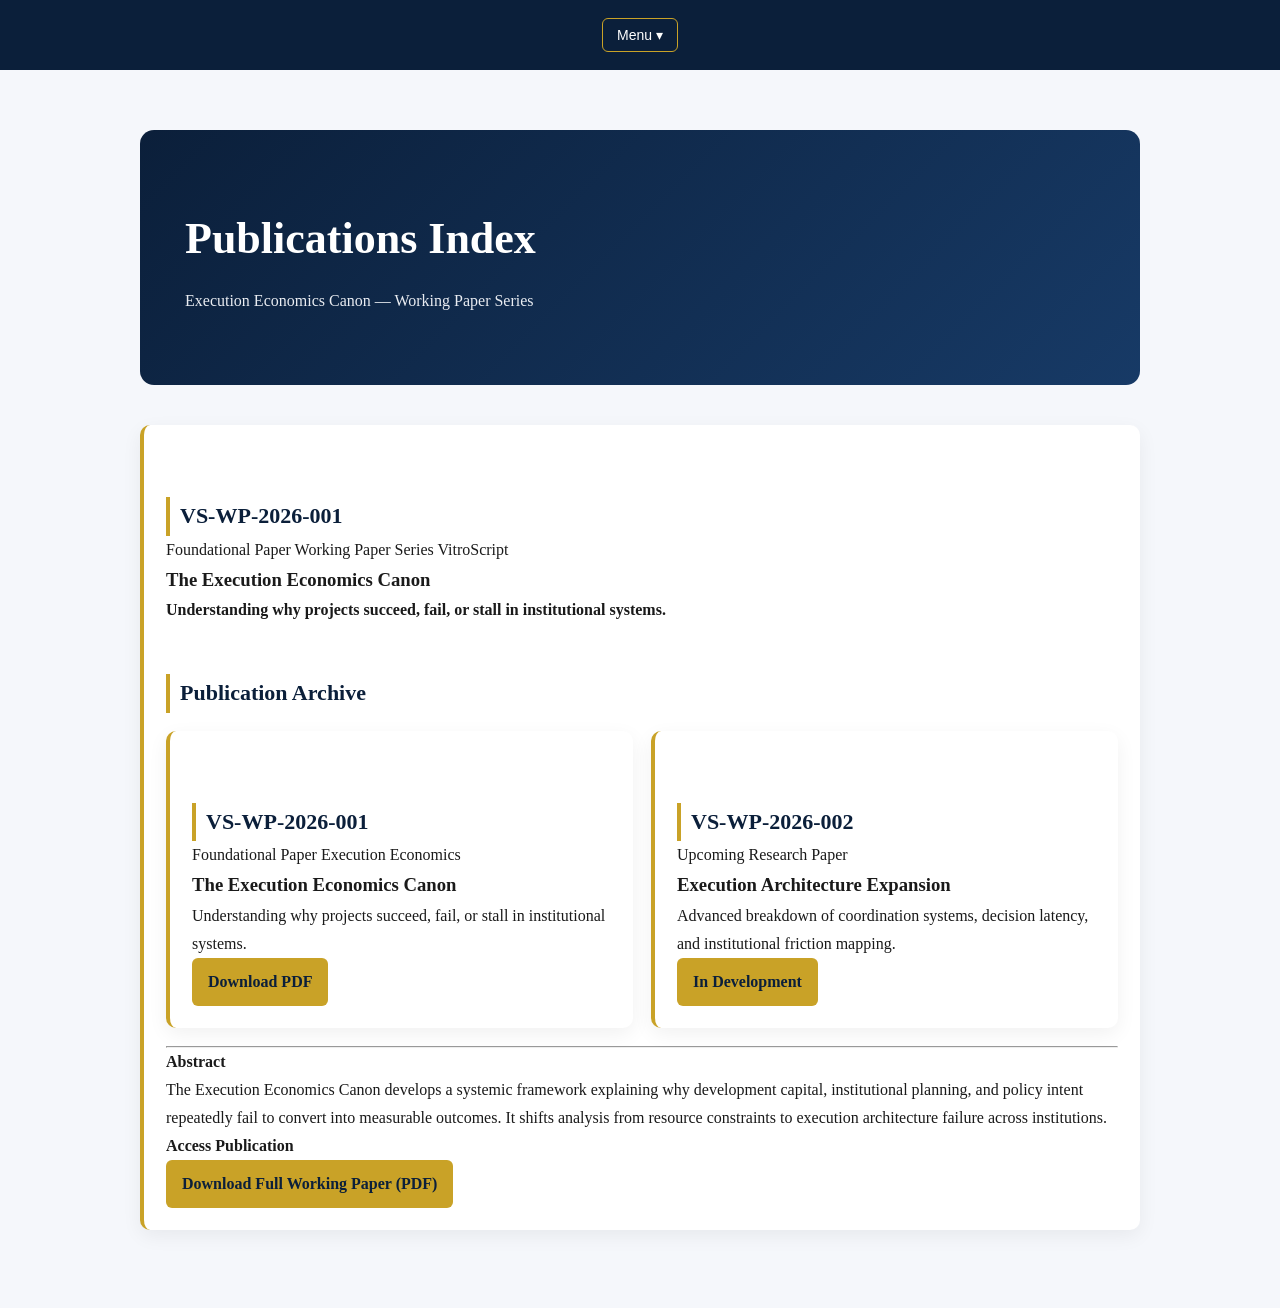
<file: papers/index.html>
<!DOCTYPE html>
<html lang="en">
<head>
<meta charset="UTF-8">
<title>Publications Index | Execution Economics Canon</title>

<link rel="stylesheet" href="../style.css">
</head>

<body>

<!-- NAV -->
<nav>
    <div class="menu" onclick="this.classList.toggle('open')">
        <button class="menu-btn">Menu ▾</button>

        <div class="dropdown">
            <a href="../index.html">Home</a>
            <a href="../research.html">Research</a>
            <a href="../publications.html">Publications</a>
            <a href="../canon.html">Canon</a>
            <a href="../about.html">About</a>
            <a href="../contact.html">Contact</a>
        </div>
    </div>
</nav>

<!-- CONTENT -->
<div class="container fade-in">

<div class="hero">
    <h1>Publications Index</h1>
    <p>Execution Economics Canon — Working Paper Series</p>
</div>

<div class="card">

<h2>VS-WP-2026-001</h2>

<span class="tag">Foundational Paper</span>
<span class="tag">Working Paper Series</span>
<span class="tag">VitroScript</span>

<h3>The Execution Economics Canon</h3>

<p><b>Understanding why projects succeed, fail, or stall in institutional systems.</b></p>

    <div class="section">

<h2>Publication Archive</h2>

<div class="grid">

<!-- PAPER 1 -->
<div class="card">

<h2>VS-WP-2026-001</h2>

<span class="tag">Foundational Paper</span>
<span class="tag">Execution Economics</span>

<h3>The Execution Economics Canon</h3>

<p>
Understanding why projects succeed, fail, or stall in institutional systems.
</p>

<a class="button" href="execution-economics-foundational-paper-1.pdf" target="_blank">
Download PDF
</a>

</div>

<!-- FUTURE PAPER SLOT -->
<div class="card">

<h2>VS-WP-2026-002</h2>

<span class="tag">Upcoming</span>
<span class="tag">Research Paper</span>

<h3>Execution Architecture Expansion</h3>

<p>
Advanced breakdown of coordination systems, decision latency, and institutional friction mapping.
</p>

<a class="button" href="#">
In Development
</a>

</div>

</div>
    </div>
<hr>

<h4>Abstract</h4>

<p>
The Execution Economics Canon develops a systemic framework explaining why development capital, institutional planning, and policy intent repeatedly fail to convert into measurable outcomes. It shifts analysis from resource constraints to execution architecture failure across institutions.
</p>

<h4>Access Publication</h4>

<a class="button" href="execution-economics-foundational-paper-1.pdf" target="_blank">
Download Full Working Paper (PDF)
</a>
</div>

</div>

</body>
</html>
</file>
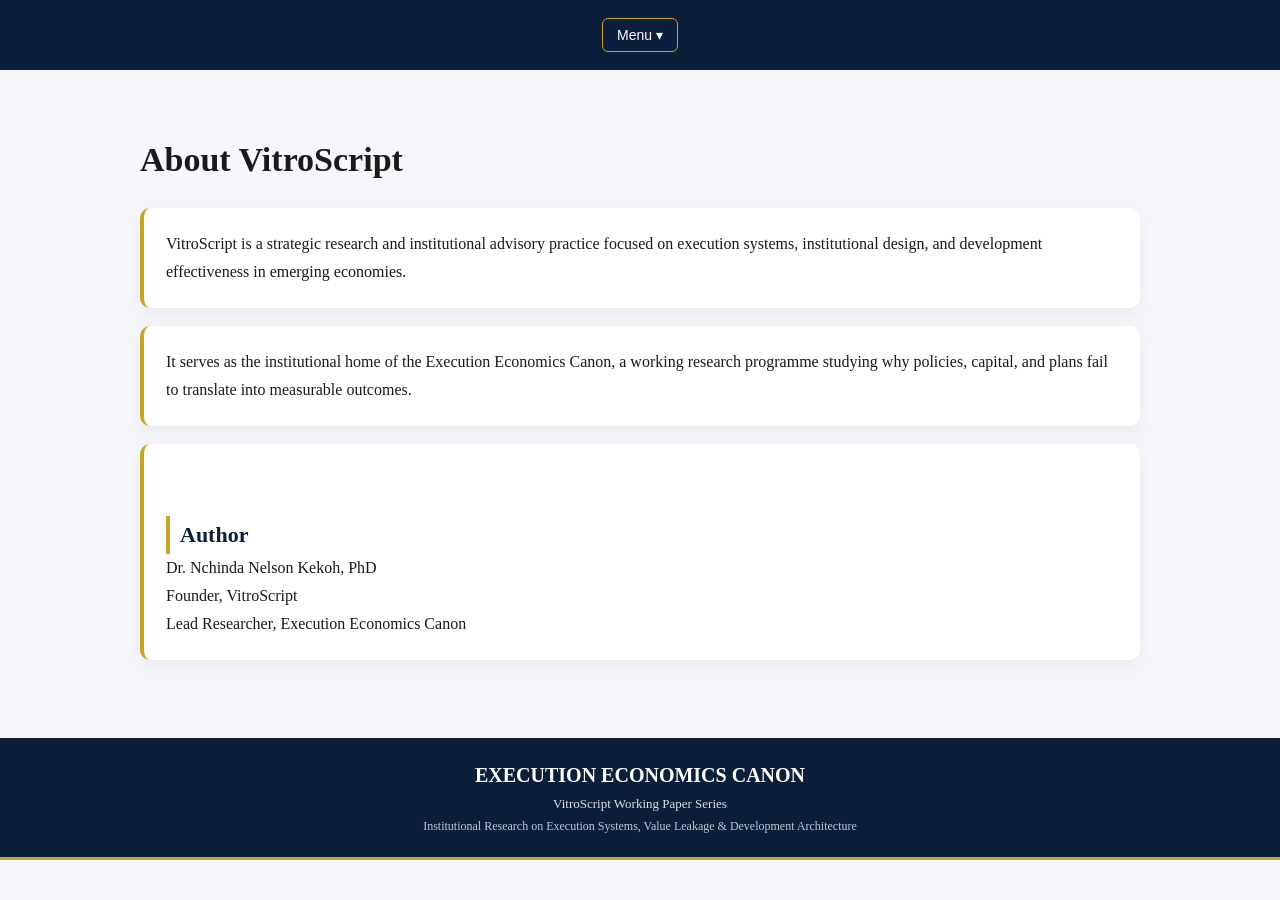
<file: about.html>
<!DOCTYPE html>
<html lang="en">
<head>
<meta charset="UTF-8">
<title>About | VitroScript</title>

<link rel="stylesheet" href="style.css">

</head>

<body>

<!-- NAVIGATION -->
<nav>
    <div class="menu" onclick="this.classList.toggle('open')">
        <button class="menu-btn">Menu ▾</button>

        <div class="dropdown">
            <a href="index.html">Home</a>
            <a href="research.html">Research</a>
            <a href="publications.html">Publications</a>
            <a href="canon.html">Canon</a>
            <a href="about.html">About</a>
            <a href="contact.html">Contact</a>
        </div>
    </div>
</nav>

<div class="container">

<h1>About VitroScript</h1>

<div class="card">
<p>
VitroScript is a strategic research and institutional advisory practice focused on execution systems, institutional design, and development effectiveness in emerging economies.
</p>
</div>

<div class="card">
<p>
It serves as the institutional home of the Execution Economics Canon, a working research programme studying why policies, capital, and plans fail to translate into measurable outcomes.
</p>
</div>

<div class="card">
<h2>Author</h2>
<p>
Dr. Nchinda Nelson Kekoh, PhD<br>
Founder, VitroScript<br>
Lead Researcher, Execution Economics Canon
</p>
</div>

</div>

</body>
    <header class="institution-header">
    <div class="brand-line">
        Execution Economics Canon
    </div>

    <div class="sub-line">
        VitroScript Working Paper Series
    </div>

    <div class="tagline-line">
        Institutional Research on Execution Systems, Value Leakage & Development Architecture
    </div>
    </header>
</html>
</file>
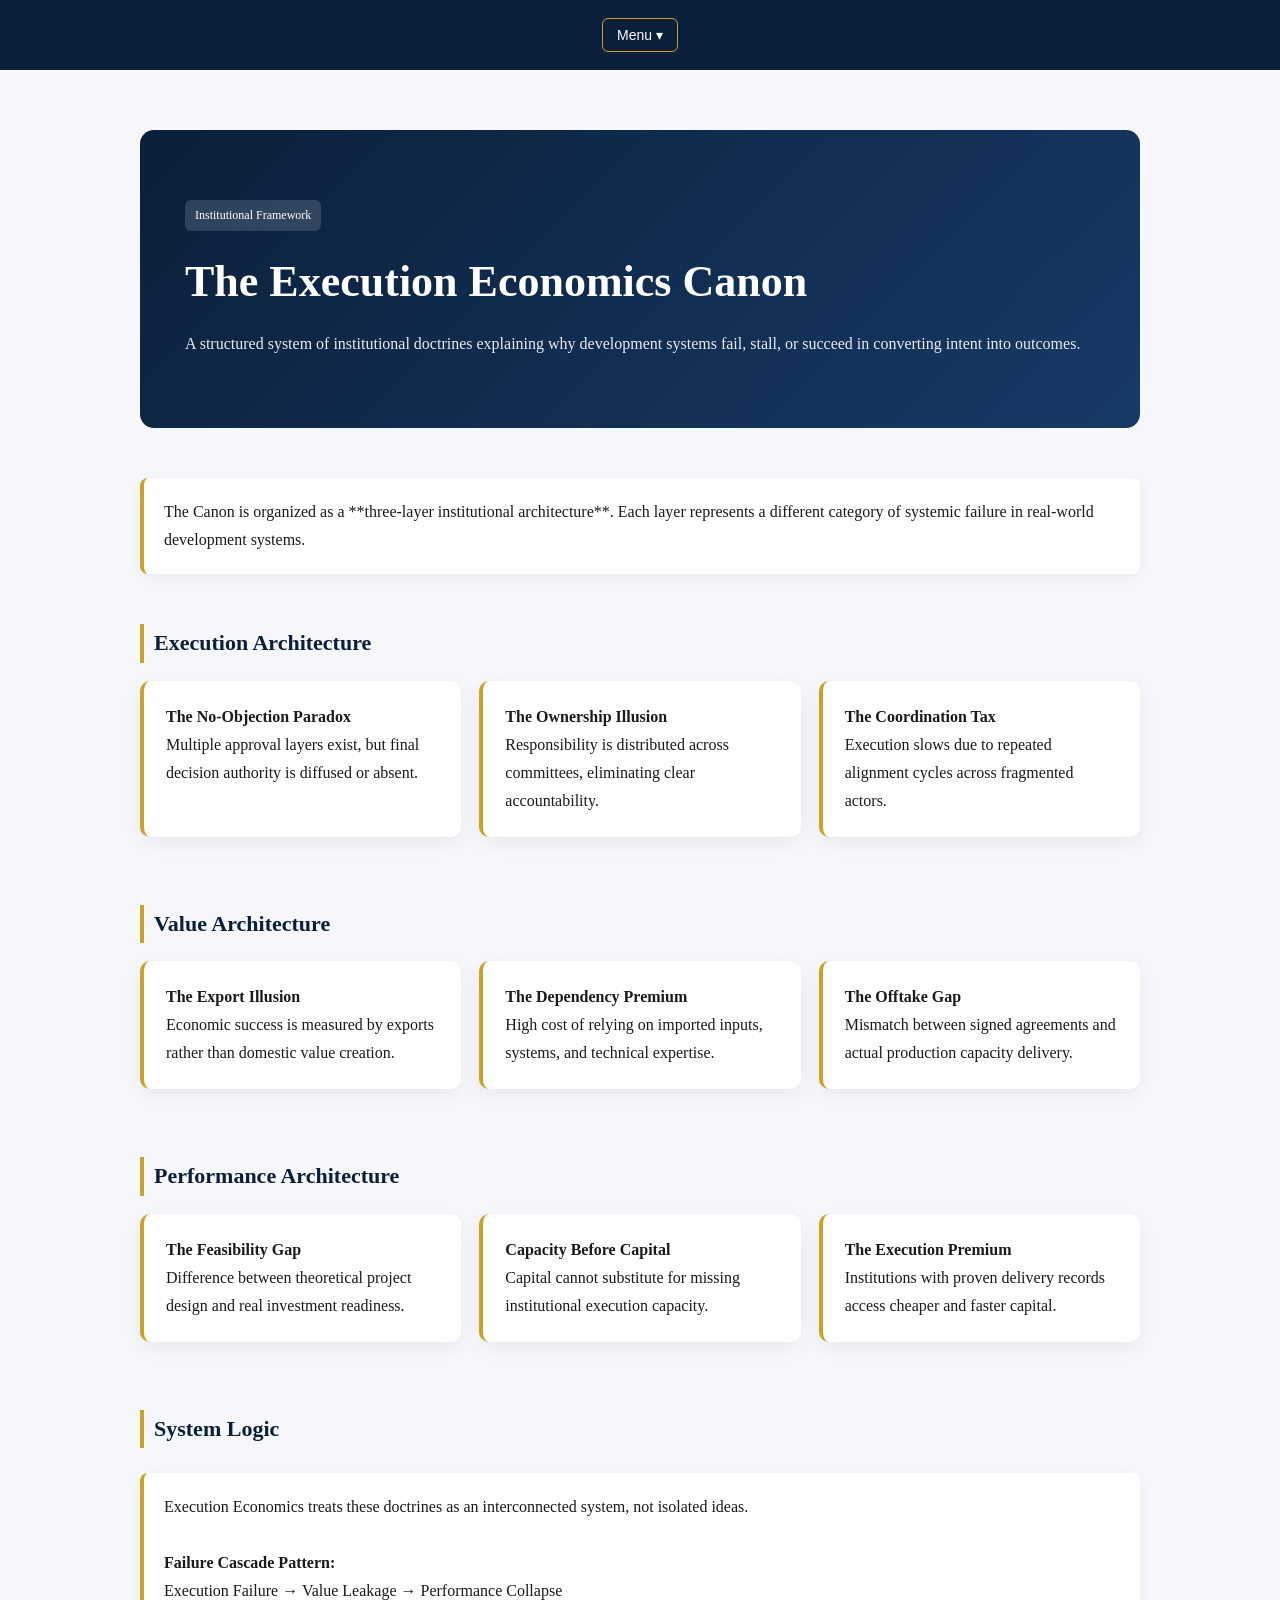
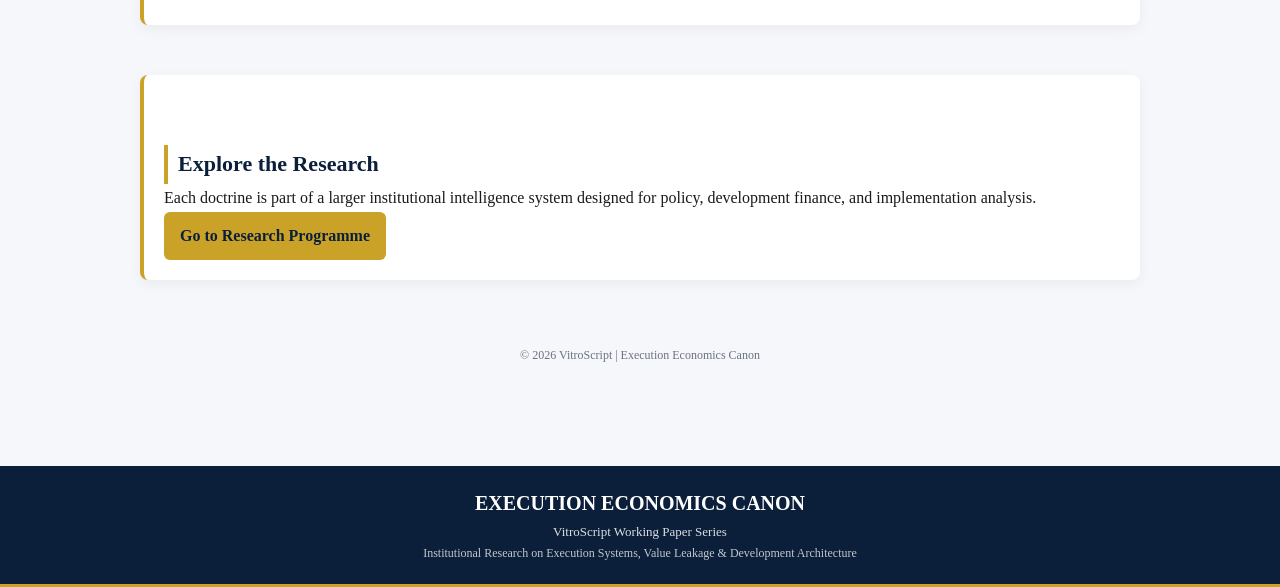
<file: canon.html>
<!DOCTYPE html>
<html lang="en">
<head>
<meta charset="UTF-8">
<meta name="viewport" content="width=device-width, initial-scale=1.0">
<title>Canon | Execution Economics</title>

<link rel="stylesheet" href="style.css">
</head>

<body>

<nav>
    <div class="menu" onclick="this.classList.toggle('open')">
        <button class="menu-btn">Menu ▾</button>

        <div class="dropdown">
            <a href="index.html">Home</a>
            <a href="research.html">Research</a>
            <a href="publications.html">Publications</a>
            <a href="canon.html">Canon</a>
            <a href="about.html">About</a>
            <a href="contact.html">Contact</a>
        </div>
    </div>
</nav>

<div class="container fade-in">

<!-- HERO -->
<div class="hero">

<span class="badge">Institutional Framework</span>

<h1>The Execution Economics Canon</h1>

<p>
A structured system of institutional doctrines explaining why development systems fail, stall, or succeed in converting intent into outcomes.
</p>

</div>

<!-- INTRO -->
<div class="section">

<div class="callout">

The Canon is organized as a **three-layer institutional architecture**.
Each layer represents a different category of systemic failure in real-world development systems.

</div>

</div>

<!-- EXECUTION ARCHITECTURE -->
<div class="section">

<h2>Execution Architecture</h2>

<div class="grid">

<div class="card">
<b>The No-Objection Paradox</b>
<p>Multiple approval layers exist, but final decision authority is diffused or absent.</p>
</div>

<div class="card">
<b>The Ownership Illusion</b>
<p>Responsibility is distributed across committees, eliminating clear accountability.</p>
</div>

<div class="card">
<b>The Coordination Tax</b>
<p>Execution slows due to repeated alignment cycles across fragmented actors.</p>
</div>

</div>

</div>

<!-- VALUE ARCHITECTURE -->
<div class="section">

<h2>Value Architecture</h2>

<div class="grid">

<div class="card">
<b>The Export Illusion</b>
<p>Economic success is measured by exports rather than domestic value creation.</p>
</div>

<div class="card">
<b>The Dependency Premium</b>
<p>High cost of relying on imported inputs, systems, and technical expertise.</p>
</div>

<div class="card">
<b>The Offtake Gap</b>
<p>Mismatch between signed agreements and actual production capacity delivery.</p>
</div>

</div>

</div>

<!-- PERFORMANCE ARCHITECTURE -->
<div class="section">

<h2>Performance Architecture</h2>

<div class="grid">

<div class="card">
<b>The Feasibility Gap</b>
<p>Difference between theoretical project design and real investment readiness.</p>
</div>

<div class="card">
<b>Capacity Before Capital</b>
<p>Capital cannot substitute for missing institutional execution capacity.</p>
</div>

<div class="card">
<b>The Execution Premium</b>
<p>Institutions with proven delivery records access cheaper and faster capital.</p>
</div>

</div>

</div>

<!-- SYSTEM MAP -->
<div class="section">

<h2>System Logic</h2>

<div class="callout">

Execution Economics treats these doctrines as an interconnected system, not isolated ideas.

<br><br>

<b>Failure Cascade Pattern:</b><br>
Execution Failure → Value Leakage → Performance Collapse

</div>

</div>

<!-- CTA -->
<div class="section">

<div class="callout highlight">

<h2>Explore the Research</h2>

<p>
Each doctrine is part of a larger institutional intelligence system designed for policy, development finance, and implementation analysis.
</p>

<a class="button" href="research.html">
Go to Research Programme
</a>

</div>

</div>

<footer>
© 2026 VitroScript | Execution Economics Canon
</footer>

</div>

</body>
    <header class="institution-header">
    <div class="brand-line">
        Execution Economics Canon
    </div>

    <div class="sub-line">
        VitroScript Working Paper Series
    </div>

    <div class="tagline-line">
        Institutional Research on Execution Systems, Value Leakage & Development Architecture
    </div>
    </header>
</html>
</file>
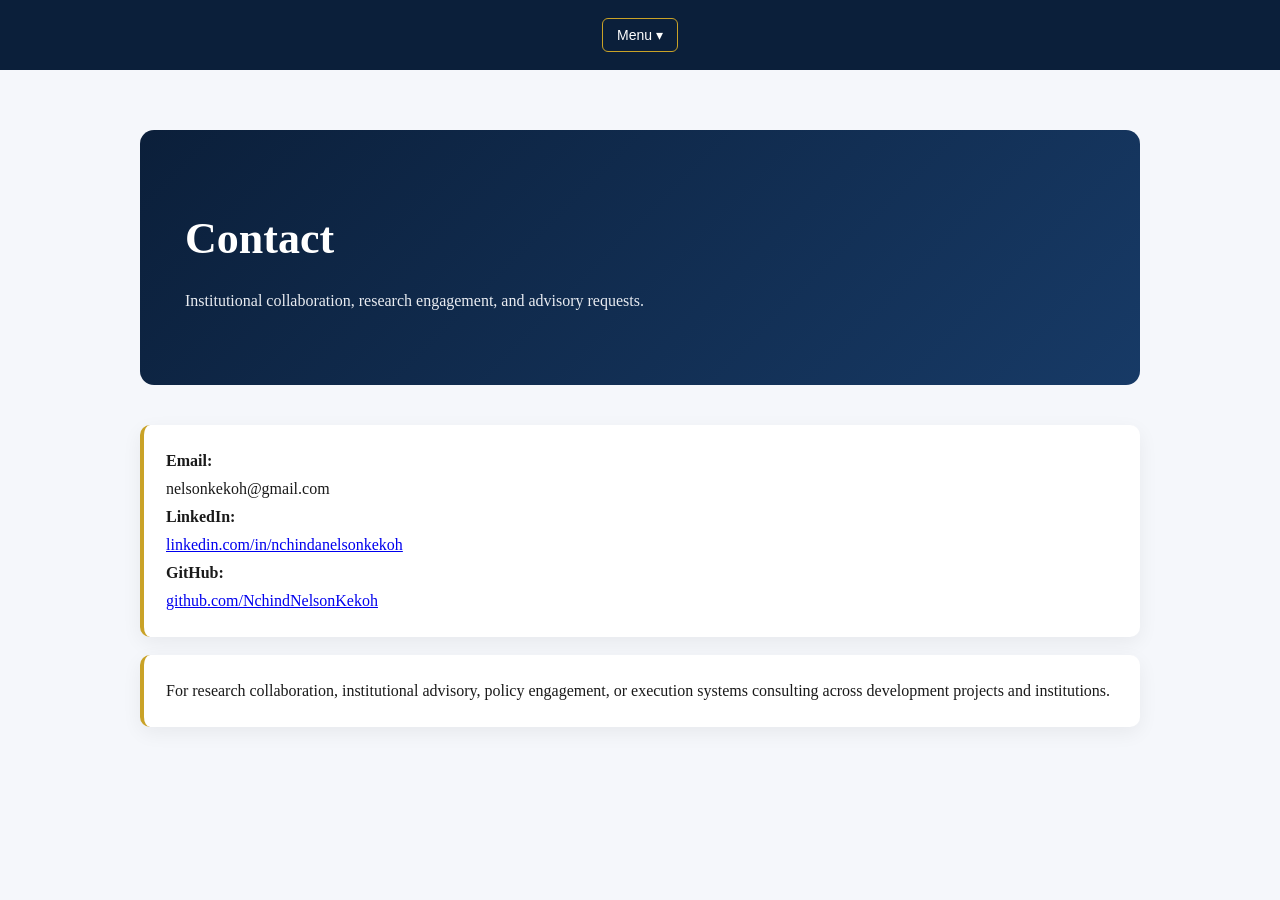
<file: contact.html>
<!DOCTYPE html>
<html lang="en">
<head>
<meta charset="UTF-8">
<title>Contact | Execution Economics Canon</title>

<link rel="stylesheet" href="style.css">
</head>

<body>

<!-- NAVIGATION -->
<nav>
    <div class="menu" onclick="this.classList.toggle('open')">
        <button class="menu-btn">Menu ▾</button>

        <div class="dropdown">
            <a href="index.html">Home</a>
            <a href="research.html">Research</a>
            <a href="publications.html">Publications</a>
            <a href="canon.html">Canon</a>
            <a href="about.html">About</a>
            <a href="contact.html">Contact</a>
        </div>
    </div>
</nav>

<!-- PAGE CONTENT -->
<div class="container fade-in">

<div class="hero">
    <h1>Contact</h1>
    <p>Institutional collaboration, research engagement, and advisory requests.</p>
</div>

<div class="box">

<p><b>Email:</b><br>
nelsonkekoh@gmail.com</p>

<p><b>LinkedIn:</b><br>
<a href="https://www.linkedin.com/in/nchindanelsonkekoh" target="_blank">
linkedin.com/in/nchindanelsonkekoh
</a></p>

<p><b>GitHub:</b><br>
<a href="https://github.com/NchindNelsonKekoh" target="_blank">
github.com/NchindNelsonKekoh
</a></p>

</div>

<div class="box">

<p>
For research collaboration, institutional advisory, policy engagement,
or execution systems consulting across development projects and institutions.
</p>

</div>

</div>

</body>
</html>
</file>
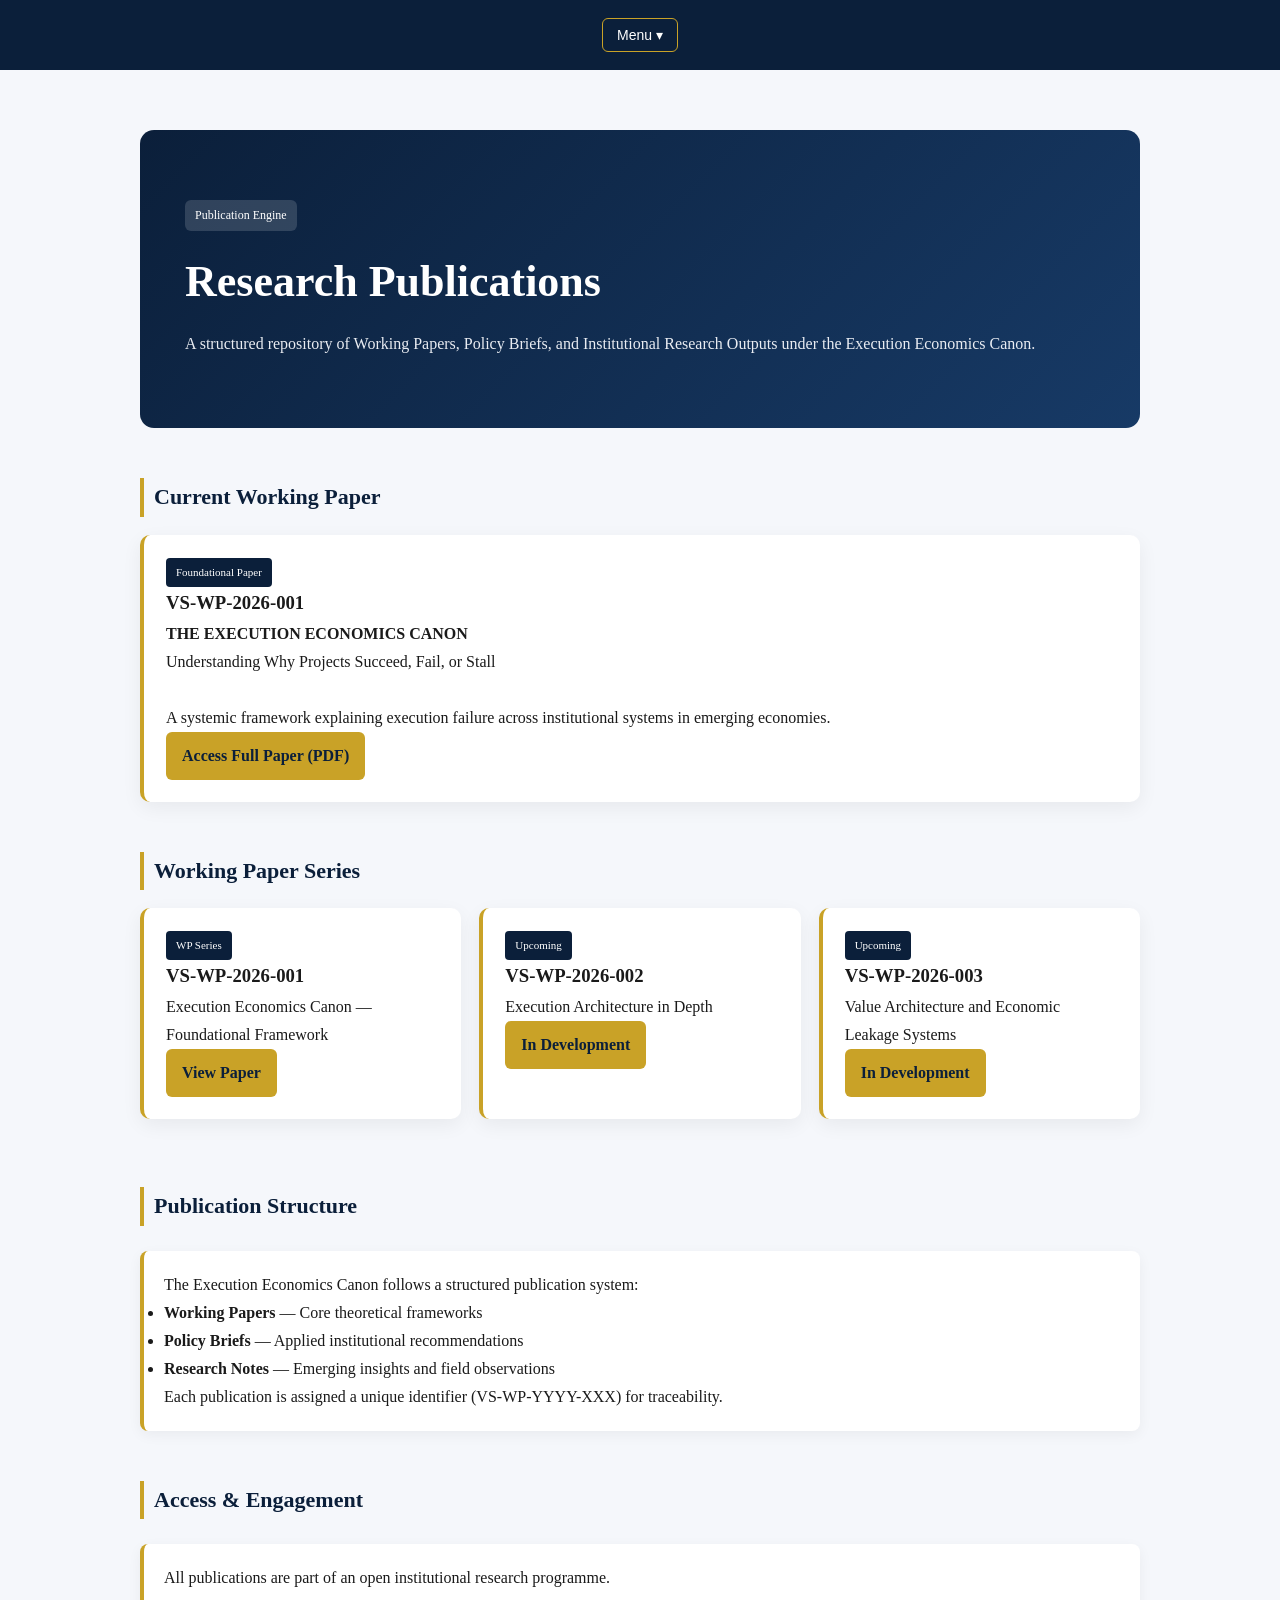
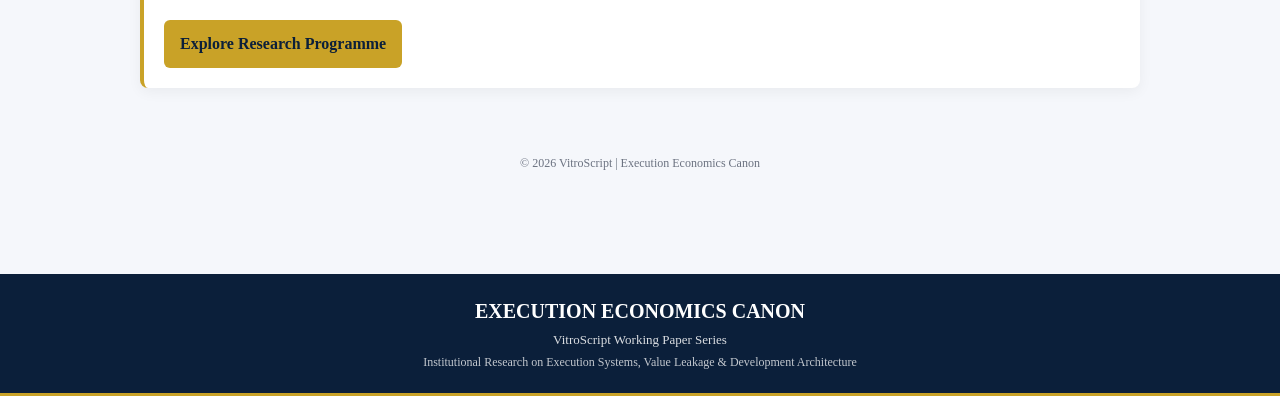
<file: publications.html>
<!DOCTYPE html>
<html lang="en">
<head>
<meta charset="UTF-8">
<meta name="viewport" content="width=device-width, initial-scale=1.0">
<title>Publications | Execution Economics Canon</title>

<link rel="stylesheet" href="style.css">
</head>

<body>

<nav>
    <div class="menu" onclick="this.classList.toggle('open')">
        <button class="menu-btn">Menu ▾</button>

        <div class="dropdown">
            <a href="index.html">Home</a>
            <a href="research.html">Research</a>
            <a href="publications.html">Publications</a>
            <a href="canon.html">Canon</a>
            <a href="about.html">About</a>
            <a href="contact.html">Contact</a>
        </div>
    </div>
</nav>

<div class="container fade-in">

<!-- HERO -->
<div class="hero">

<span class="badge">Publication Engine</span>

<h1>Research Publications</h1>

<p>
A structured repository of Working Papers, Policy Briefs, and Institutional Research Outputs under the Execution Economics Canon.
</p>

</div>

<!-- CURRENT ISSUE -->
<div class="section">

<h2>Current Working Paper</h2>

<div class="card highlight">

<span class="badge">Foundational Paper</span>

<h3>VS-WP-2026-001</h3>

<b>THE EXECUTION ECONOMICS CANON</b><br>
Understanding Why Projects Succeed, Fail, or Stall

<br><br>

<p>
A systemic framework explaining execution failure across institutional systems in emerging economies.
</p>

<a class="button" href="papers/execution-economics-foundational-paper-1.pdf" target="_blank">
Access Full Paper (PDF)
</a>

</div>

</div>

<!-- PUBLICATION SERIES -->
<div class="section">

<h2>Working Paper Series</h2>

<div class="grid">

<div class="card">

<span class="badge">WP Series</span>

<h3>VS-WP-2026-001</h3>

<p>
Execution Economics Canon — Foundational Framework
</p>

<a class="button" href="papers/execution-economics-foundational-paper-1.pdf" target="_blank">
View Paper
</a>

</div>

<div class="card">

<span class="badge">Upcoming</span>

<h3>VS-WP-2026-002</h3>

<p>
Execution Architecture in Depth
</p>

<a class="button" href="#">
In Development
</a>

</div>

<div class="card">

<span class="badge">Upcoming</span>

<h3>VS-WP-2026-003</h3>

<p>
Value Architecture and Economic Leakage Systems
</p>

<a class="button" href="#">
In Development
</a>

</div>

</div>

</div>

<!-- STRUCTURE EXPLANATION -->
<div class="section">

<h2>Publication Structure</h2>

<div class="callout">

The Execution Economics Canon follows a structured publication system:

<ul>
<li><b>Working Papers</b> — Core theoretical frameworks</li>
<li><b>Policy Briefs</b> — Applied institutional recommendations</li>
<li><b>Research Notes</b> — Emerging insights and field observations</li>
</ul>

Each publication is assigned a unique identifier (VS-WP-YYYY-XXX) for traceability.

</div>

</div>

<!-- ACCESS PATHWAY -->
<div class="section">

<h2>Access & Engagement</h2>

<div class="callout highlight">

All publications are part of an open institutional research programme.

<br><br>

<a class="button" href="research.html">
Explore Research Programme
</a>

</div>

</div>

<footer>
© 2026 VitroScript | Execution Economics Canon
</footer>

</div>

</body>
    <header class="institution-header">
    <div class="brand-line">
        Execution Economics Canon
    </div>

    <div class="sub-line">
        VitroScript Working Paper Series
    </div>

    <div class="tagline-line">
        Institutional Research on Execution Systems, Value Leakage & Development Architecture
    </div>
</header>
</html>
</file>
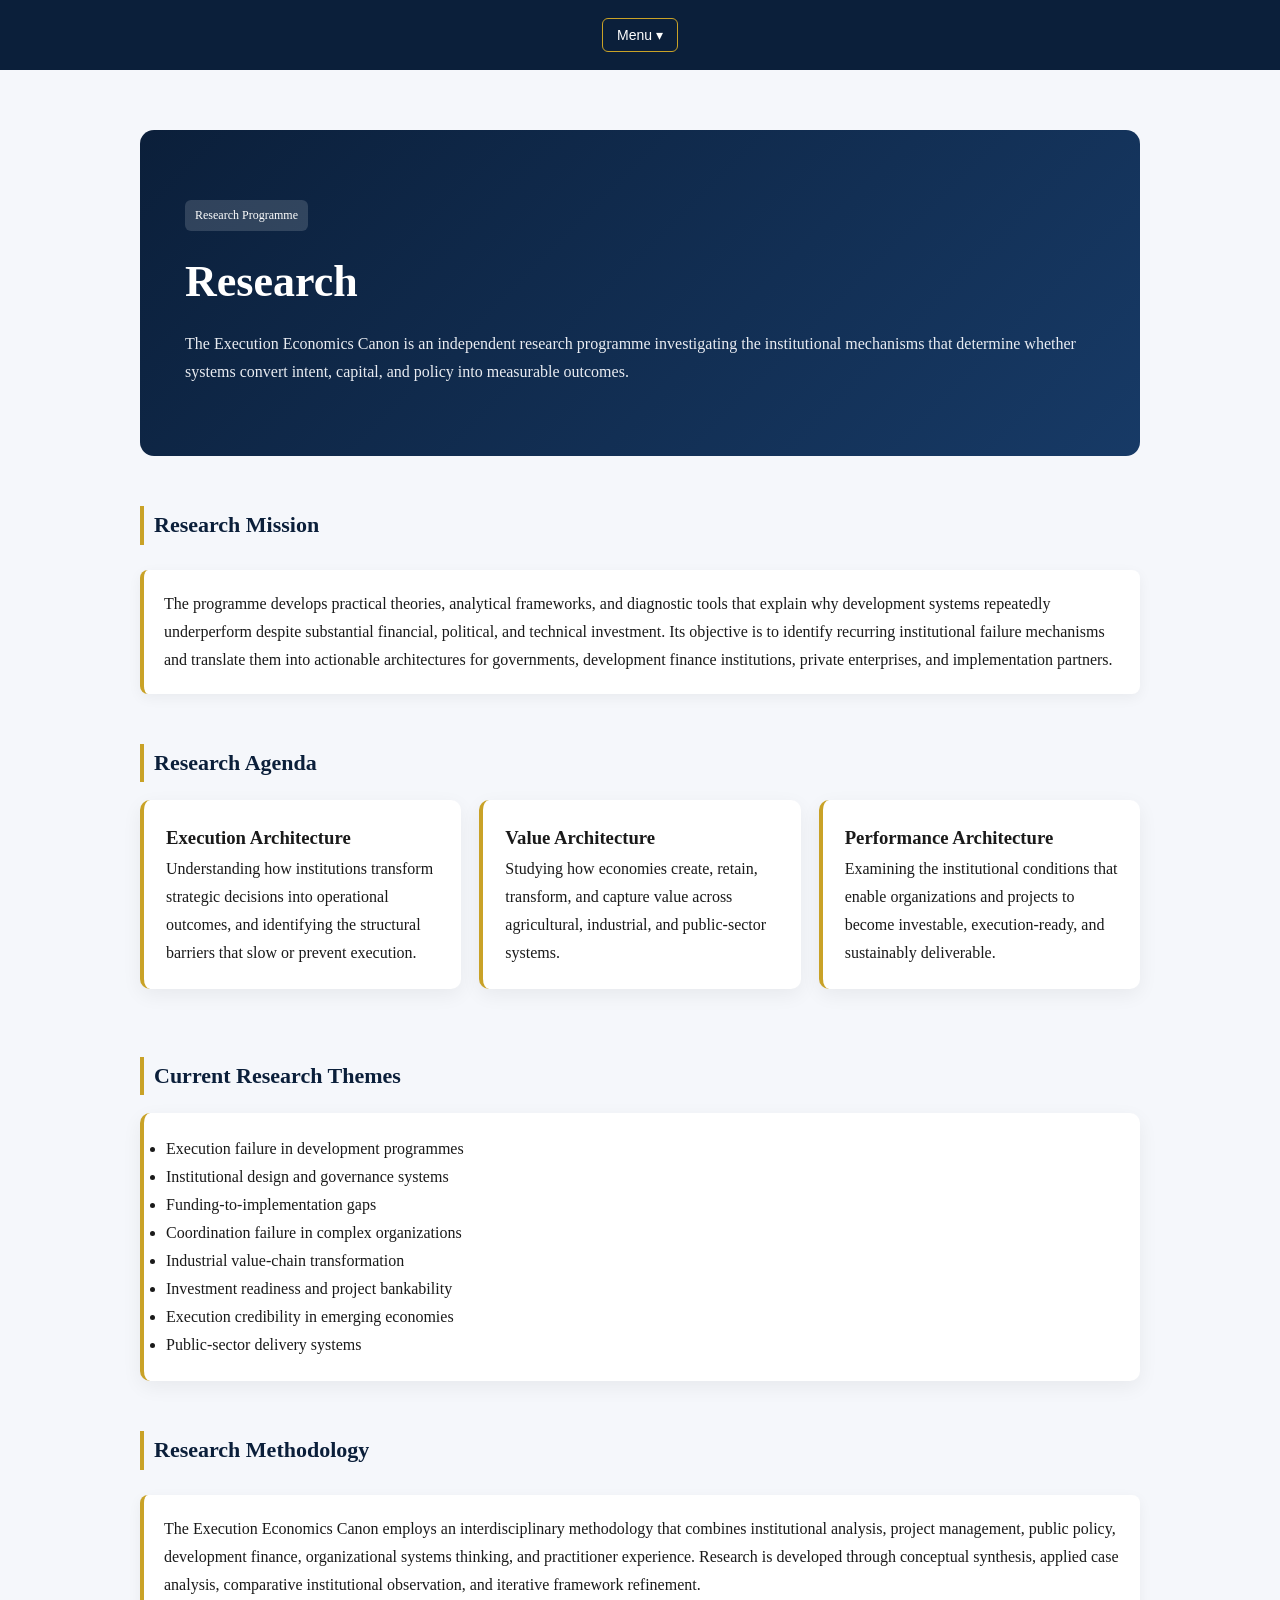
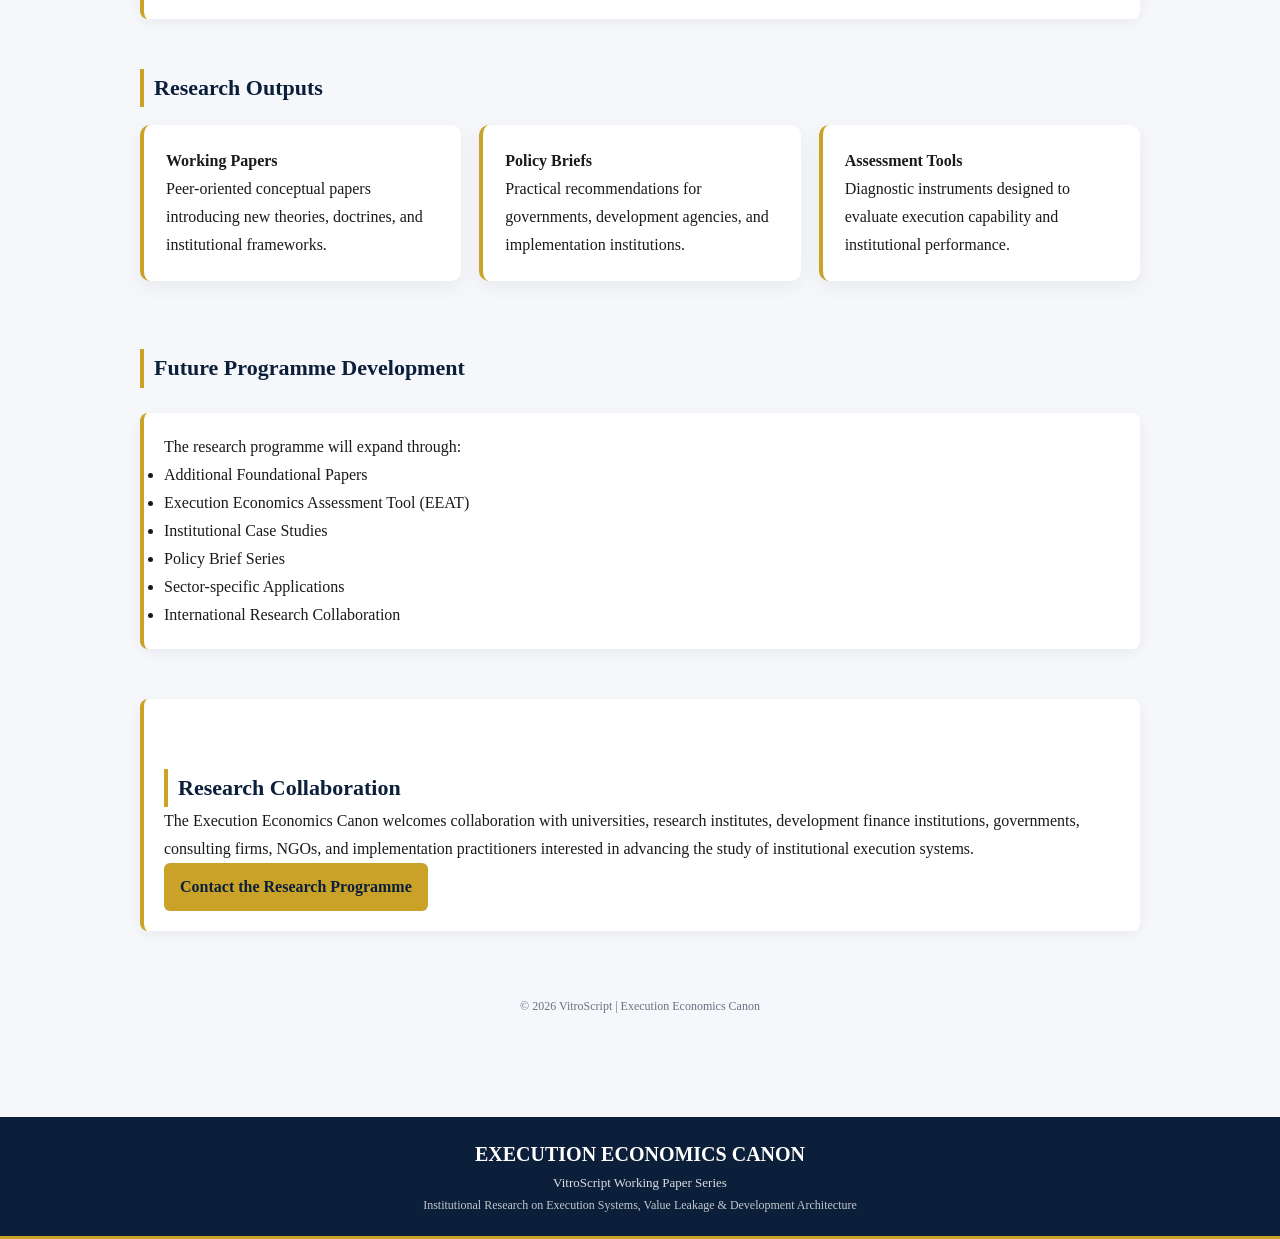
<file: research.html>
<!DOCTYPE html>
<html lang="en">
<head>
<meta charset="UTF-8">
<meta name="viewport" content="width=device-width, initial-scale=1.0">
<title>Research | Execution Economics Canon</title>

<link rel="stylesheet" href="style.css">

</head>

<body>

<nav>
    <div class="menu" onclick="this.classList.toggle('open')">
        <button class="menu-btn">Menu ▾</button>

        <div class="dropdown">
            <a href="index.html">Home</a>
            <a href="research.html">Research</a>
            <a href="publications.html">Publications</a>
            <a href="canon.html">Canon</a>
            <a href="about.html">About</a>
            <a href="contact.html">Contact</a>
        </div>
    </div>
</nav>
<div class="container fade-in">

<div class="hero">
<span class="badge">Research Programme</span>

<h1>Research</h1>

<p>
The Execution Economics Canon is an independent research programme investigating the institutional mechanisms that determine whether systems convert intent, capital, and policy into measurable outcomes.
</p>

</div>


<div class="section">

<h2>Research Mission</h2>

<div class="callout">

The programme develops practical theories, analytical frameworks, and diagnostic tools that explain why development systems repeatedly underperform despite substantial financial, political, and technical investment.

Its objective is to identify recurring institutional failure mechanisms and translate them into actionable architectures for governments, development finance institutions, private enterprises, and implementation partners.

</div>

</div>



<div class="section">

<h2>Research Agenda</h2>

<div class="grid">

<div class="card">
<h3>Execution Architecture</h3>

<p>
Understanding how institutions transform strategic decisions into operational outcomes, and identifying the structural barriers that slow or prevent execution.
</p>

</div>

<div class="card">

<h3>Value Architecture</h3>

<p>
Studying how economies create, retain, transform, and capture value across agricultural, industrial, and public-sector systems.
</p>

</div>

<div class="card">

<h3>Performance Architecture</h3>

<p>
Examining the institutional conditions that enable organizations and projects to become investable, execution-ready, and sustainably deliverable.
</p>

</div>

</div>

</div>



<div class="section">

<h2>Current Research Themes</h2>

<div class="card">

<ul>

<li>Execution failure in development programmes</li>

<li>Institutional design and governance systems</li>

<li>Funding-to-implementation gaps</li>

<li>Coordination failure in complex organizations</li>

<li>Industrial value-chain transformation</li>

<li>Investment readiness and project bankability</li>

<li>Execution credibility in emerging economies</li>

<li>Public-sector delivery systems</li>

</ul>

</div>

</div>



<div class="section">

<h2>Research Methodology</h2>

<div class="callout">

The Execution Economics Canon employs an interdisciplinary methodology that combines institutional analysis, project management, public policy, development finance, organizational systems thinking, and practitioner experience.

Research is developed through conceptual synthesis, applied case analysis, comparative institutional observation, and iterative framework refinement.

</div>

</div>



<div class="section">

<h2>Research Outputs</h2>

<div class="grid">

<div class="card">

<b>Working Papers</b>

<p>
Peer-oriented conceptual papers introducing new theories, doctrines, and institutional frameworks.
</p>

</div>

<div class="card">

<b>Policy Briefs</b>

<p>
Practical recommendations for governments, development agencies, and implementation institutions.
</p>

</div>

<div class="card">

<b>Assessment Tools</b>

<p>
Diagnostic instruments designed to evaluate execution capability and institutional performance.
</p>

</div>

</div>

</div>



<div class="section">

<h2>Future Programme Development</h2>

<div class="callout">

The research programme will expand through:

<ul>

<li>Additional Foundational Papers</li>

<li>Execution Economics Assessment Tool (EEAT)</li>

<li>Institutional Case Studies</li>

<li>Policy Brief Series</li>

<li>Sector-specific Applications</li>

<li>International Research Collaboration</li>

</ul>

</div>

</div>



<div class="section">

<div class="callout highlight">

<h2>Research Collaboration</h2>

<p>

The Execution Economics Canon welcomes collaboration with universities, research institutes, development finance institutions, governments, consulting firms, NGOs, and implementation practitioners interested in advancing the study of institutional execution systems.

</p>

<a class="button" href="contact.html">

Contact the Research Programme

</a>

</div>

</div>



<footer>

© 2026 VitroScript | Execution Economics Canon

</footer>

</div>

</body>
<header class="institution-header">
    <div class="brand-line">
        Execution Economics Canon
    </div>

    <div class="sub-line">
        VitroScript Working Paper Series
    </div>

    <div class="tagline-line">
        Institutional Research on Execution Systems, Value Leakage & Development Architecture
    </div>
</header>
    
</html>
</file>
<file: style.css>
:root {
    --primary: #0b1f3a;
    --primary-light: #173a66;
    --accent: #c9a227;
    --bg: #f5f7fb;
    --card: #ffffff;
    --text: #1a1a1a;
    --muted: #6b7280;
    --border: #e5e7eb;
}

/* BASE RESET */
* {
    margin: 0;
    padding: 0;
    box-sizing: border-box;
}

body {
    font-family: "Georgia", serif;
    background: var(--bg);
    color: var(--text);
    line-height: 1.75;
}

/* ================= NAV ================= */
nav {
    background: var(--primary);
    padding: 18px 10px;
    text-align: center;
    position: sticky;
    top: 0;
    z-index: 1000;
}

nav a {
    display: inline-block;
    margin: 0 18px;
    text-decoration: none;
    color: white;
    font-size: 15px;
    font-weight: 600;
    letter-spacing: 1px;
    text-transform: uppercase;
}

nav a:hover {
    color: var(--accent);
}

/* ================= MENU ================= */
.menu {
    position: relative;
    display: inline-block;
}

.menu-btn {
    background: transparent;
    border: 1px solid var(--accent);
    color: white;
    padding: 8px 14px;
    font-size: 14px;
    cursor: pointer;
    border-radius: 6px;
}

.dropdown {
    display: none;
    position: absolute;
    background: white;
    min-width: 200px;
    top: 40px;
    left: 0;
    box-shadow: 0 8px 20px rgba(0,0,0,0.15);
    border-radius: 6px;
    overflow: hidden;
}

.dropdown a {
    display: block;
    padding: 12px;
    color: var(--primary);
    text-decoration: none;
    font-size: 13px;
}

.dropdown a:hover {
    background: #f0f0f0;
}

.menu.open .dropdown {
    display: block;
}

/* ================= LAYOUT ================= */
.container {
    max-width: 1050px;
    margin: auto;
    padding: 60px 25px;
}

/* ================= HERO ================= */
.hero {
    background: linear-gradient(135deg, var(--primary), var(--primary-light));
    color: white;
    padding: 70px 45px;
    border-radius: 14px;
    margin-bottom: 40px;
}

.hero h1 {
    font-size: 44px;
    margin-bottom: 10px;
}

.hero p {
    font-size: 16px;
    opacity: 0.95;
    color: #f5f7fb;
}

.hero .badge {
    background: rgba(255,255,255,0.15);
    color: white;
    padding: 5px 10px;
    border-radius: 6px;
    font-size: 12px;
    display: inline-block;
    margin-bottom: 12px;
}

/* ================= TYPOGRAPHY ================= */
h1 {
    font-size: 34px;
    margin-bottom: 10px;
}

h2 {
    margin-top: 50px;
    color: var(--primary);
    font-size: 22px;
    border-left: 4px solid var(--accent);
    padding-left: 10px;
}

/* ================= CARDS ================= */
.card, .box {
    background: var(--card);
    padding: 22px;
    margin: 18px 0;
    border-radius: 10px;
    box-shadow: 0 6px 20px rgba(0,0,0,0.06);
    border-left: 4px solid var(--accent);
}

/* ================= GRID ================= */
.grid {
    display: grid;
    grid-template-columns: repeat(auto-fit, minmax(280px, 1fr));
    gap: 18px;
}

/* ================= CALLOUT ================= */
.callout {
    background: var(--card);
    border-left: 4px solid var(--accent);
    padding: 20px;
    margin: 25px 0;
    box-shadow: 0 4px 14px rgba(0,0,0,0.05);
    border-radius: 8px;
}

/* ================= BADGES ================= */
.badge {
    display: inline-block;
    background: var(--primary);
    color: white;
    padding: 5px 10px;
    font-size: 11px;
    border-radius: 4px;
}

/* ================= BUTTON ================= */
.button {
    display: inline-block;
    background: var(--accent);
    color: var(--primary);
    padding: 10px 16px;
    text-decoration: none;
    font-weight: bold;
    border-radius: 6px;
    transition: all 0.25s ease;
}

.button:hover {
    transform: translateY(-2px);
}

/* ================= SECTION ================= */
.section {
    margin-top: 50px;
    scroll-margin-top: 80px;
}

/* ================= FOOTER ================= */
footer {
    text-align: center;
    padding: 40px;
    font-size: 12px;
    color: var(--muted);
}

/* ================= ANIMATIONS ================= */
.fade-in {
    animation: fadeIn 0.9s ease-in-out;
}

@keyframes fadeIn {
    from { opacity: 0; transform: translateY(8px); }
    to { opacity: 1; transform: translateY(0); }
}

/* GLOW */
.highlight {
    animation: glow 3.5s infinite;
}

@keyframes glow {
    0% { box-shadow: 0 0 0 rgba(201,162,39,0.0); }
    50% { box-shadow: 0 0 18px rgba(201,162,39,0.25); }
    100% { box-shadow: 0 0 0 rgba(201,162,39,0.0); }
}

/* HEADER */
.institution-header {
    background: var(--primary);
    color: white;
    text-align: center;
    padding: 20px 15px;
    border-bottom: 3px solid var(--accent);
}

.brand-line {
    font-size: 20px;
    font-weight: 700;
    text-transform: uppercase;
}

.sub-line {
    font-size: 13px;
    opacity: 0.85;
}

.tagline-line {
    font-size: 12px;
    opacity: 0.75;
}
</file>
